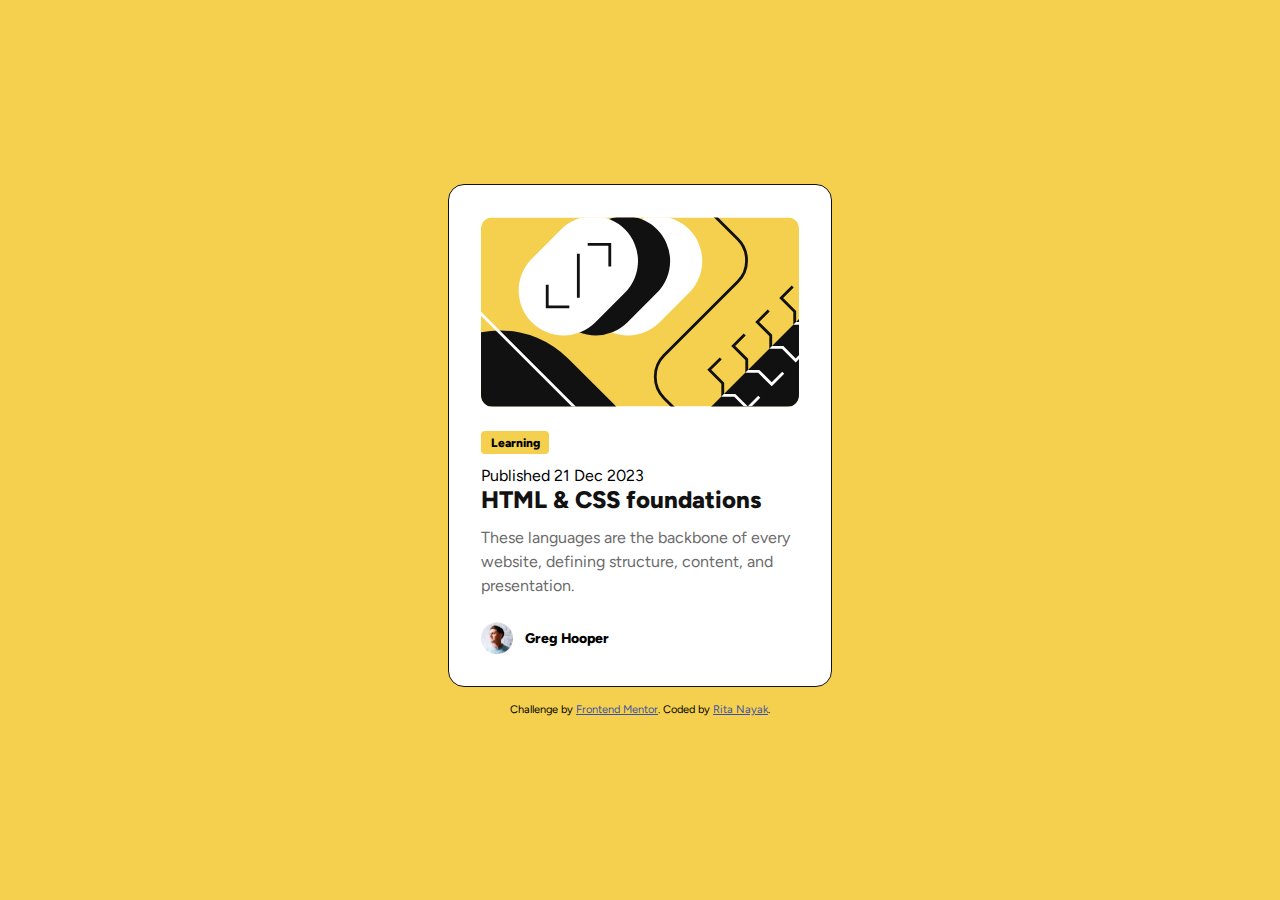
<file: blog-preview-card-main/index.html>
<!DOCTYPE html>
<html lang="en">
  <head>
    <meta charset="UTF-8" />
    <meta name="viewport" content="width=device-width, initial-scale=1.0" />
    <!-- displays site properly based on user's device -->
    <link rel="stylesheet" href="styles.css" />

    <link
      rel="icon"
      type="image/png"
      sizes="32x32"
      href="./assets/images/favicon-32x32.png"
    />

    <title>Frontend Mentor | Blog preview card</title>

    <!-- Feel free to remove these styles or customise in your own stylesheet 👍 -->
    <style>
      .attribution {
        font-size: 11px;
        text-align: center;
      }
      .attribution a {
        color: hsl(228, 45%, 44%);
      }
    </style>
  </head>
  <body>
    <main>
      <section id="blogpreview">
        <img id="previewimg"
          src="./assets/images/illustration-article.svg"
          alt="Yellow graphic of buttons"
        />
        <p class="category">Learning</p>
        <p>Published 21 Dec 2023</p>
        <p class="title">HTML & CSS foundations</p>
        <p class="description">
          These languages are the backbone of every website, defining structure,
          content, and presentation.
        </p>
        <div class="author"><img id="avatar"src="./assets/images/image-avatar.webp"alt="A side face of a man smiling"/>
          <p>Greg Hooper</p>
        </div>
      </section>
 </main>      
 
 <div class="attribution">Challenge by
        <a href="https://www.frontendmentor.io?ref=challenge" target="_blank" >Frontend Mentor</a
        >. Coded by <a href="#">Rita Nayak</a>.
      </div>
   
  </body>
</html>
</file>
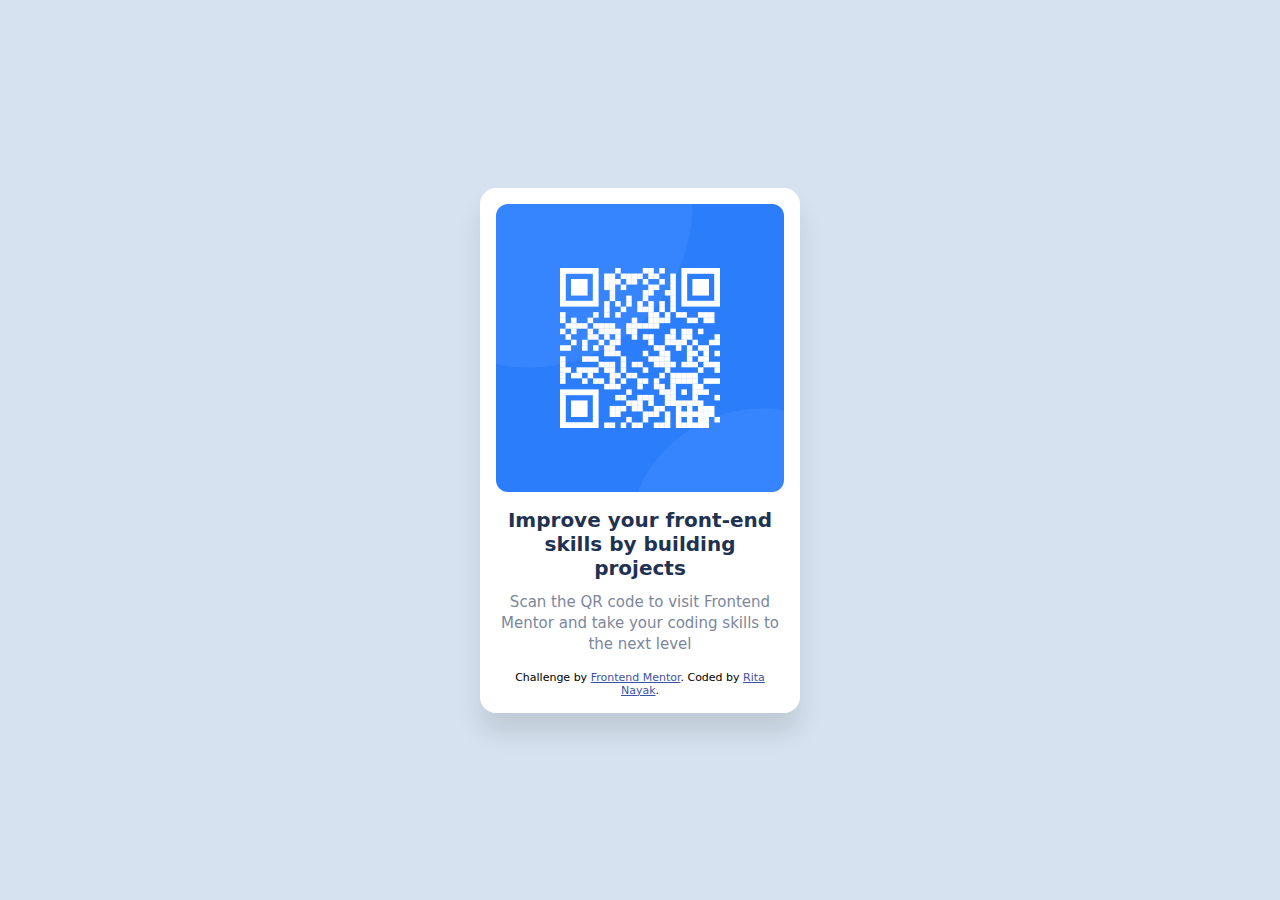
<file: qr-code-component-main/index.html>
<!DOCTYPE html>
<html lang="en">
<head>
  <meta charset="UTF-8">
  <meta name="viewport" content="width=device-width, initial-scale=1.0"> <!-- displays site properly based on user's device -->

  <link rel="icon" type="image/png" sizes="32x32" href="./images/favicon-32x32.png">
  
  <title>Frontend Mentor | QR code component</title>

  <!-- Feel free to remove these styles or customise in your own stylesheet 👍 -->
  <style>
    :root {
--white: hsl(0, 0%, 100%);
--light-gray: hsl(212, 45%, 89%);
--grayish-blue: hsl(220, 15%, 55%);
--dark-blue: hsl(218, 44%, 22%);
}


* {
box-sizing: border-box;
margin: 0;
padding: 0;
}


body {
min-height: 100vh;
display: flex;
flex-direction: column;
align-items: center;
justify-content: center;
background-color: var(--light-gray);
font-family: system-ui, -apple-system, BlinkMacSystemFont, 'Segoe UI', Roboto, Oxygen,
Ubuntu, Cantarell, 'Open Sans', 'Helvetica Neue', sans-serif;
}


main {
background-color: var(--white);
max-width: 320px;
padding: 1rem;
border-radius: 1rem;
text-align: center;
box-shadow: 0 20px 25px rgba(0, 0, 0, 0.1);
}
img {
width: 100%;
border-radius: 0.75rem;
display: block;
}


h1 {
font-size: 1.25rem;
color: var(--dark-blue);
margin: 1rem 0 0.75rem;
}


p {
font-size: 0.9375rem;
color: var(--grayish-blue);
margin-bottom: 1rem;
line-height: 1.4;
}


.attribution {
font-size: 11px;
text-align: center;
margin-top: 1rem;
}


.attribution a {
color: hsl(228, 45%, 44%)
}
  </style>
  
</head>
<body>
<main aria-labelledby="title">
<img src="./images/image-qr-code.png" alt="QR code linking to Frontend Mentor website" />
<h1>Improve your front-end skills by building projects</h1>
<p>
Scan the QR code to visit Frontend Mentor and take your coding skills to the next level
</p>

  <div class="attribution">
    Challenge by <a href="https://www.frontendmentor.io?ref=challenge" target="_blank">Frontend Mentor</a>. 
    Coded by <a href="#">Rita Nayak</a>.
  </div>
</body>
</main>
</body>
</html>
</file>
<file: blog-preview-card-main/styles.css>
@import url('https://fonts.googleapis.com/css2?family=Figtree:ital,wght@0,300..900;1,300..900&display=swap');
*,
*::before,
*::after {
    box-sizing: border-box;
    margin: 0;
    padding: 0;
}

:root {
    --yellow: hsl(47, 88%, 63%);
  --black: hsl(0, 0%, 7%);
  --gray: hsl(0, 0%, 42%);
  --white: hsl(0, 0%, 100%);
}
body{
    min-height: 100vh;
  font-family: 'Figtree', sans-serif;
  background-color: var(--yellow);
  display: flex;
  flex-direction: column;
  align-items: center;
  justify-content: center;
}
main {
    display: flex;
    justify-content: center;
    align-items: center;
}
#blogpreview {
   background-color: var(--white);
  border: 1px solid var(--black);
  border-radius: 16px;
  padding: 1.5rem;
  max-width: 327px; /* mobile width */
  transition: box-shadow 0.2s ease, transform 0.2s ease;
}

#blogpreview:hover,
#blogpreview:focus-visible {
  box-shadow: 8px 8px 0 var(--black);
  transform: translate(-2px, -2px);
  outline: none;
}

#previewimg {
    width: 100%;
  border-radius: 12px;
  margin-bottom: 1.25rem;

}
#avatar {
   width: 32px;
  height: 32px;

}
.author {
    display: flex;
    align-items: center;
     gap: 0.75rem;

}

.author p {
  font-size: 0.875rem;
  font-weight: 800;
}

.attribution {
  margin-top: 1rem;
  font-size: 11px;
  text-align: center;
}

.category {
    display: inline-block;
  background-color: var(--yellow);
  padding: 0.3rem 0.6rem;
  border-radius: 4px;
  font-size: 0.75rem;
  font-weight: 800;
  margin-bottom: 0.75rem;
}

.published {
  font-size: 0.75rem;
  color: var(--black);
  margin-bottom: 0.75rem;
}

.title {
    display: inline-block;
  font-size: 1.25rem;
  font-weight: 800;
  color: var(--black);
  text-decoration: none;
  margin-bottom: 0.75rem;
  transition: color 0.2s ease;
}

.title:hover,
.title:focus-visible {
  color: var(--yellow);
  outline: none;
}

.description {
    font-size: 0.875rem;
  color: var(--gray);
  line-height: 1.5;
  margin-bottom: 1.5rem;
}

@media (min-width: 768px) {
  #blogpreview {
    max-width: 384px; /* desktop width */
    padding: 2rem;
  }

  .title {
    font-size: 1.5rem;
  }

  .description {
    font-size: 1rem;
  }
}
</file>
